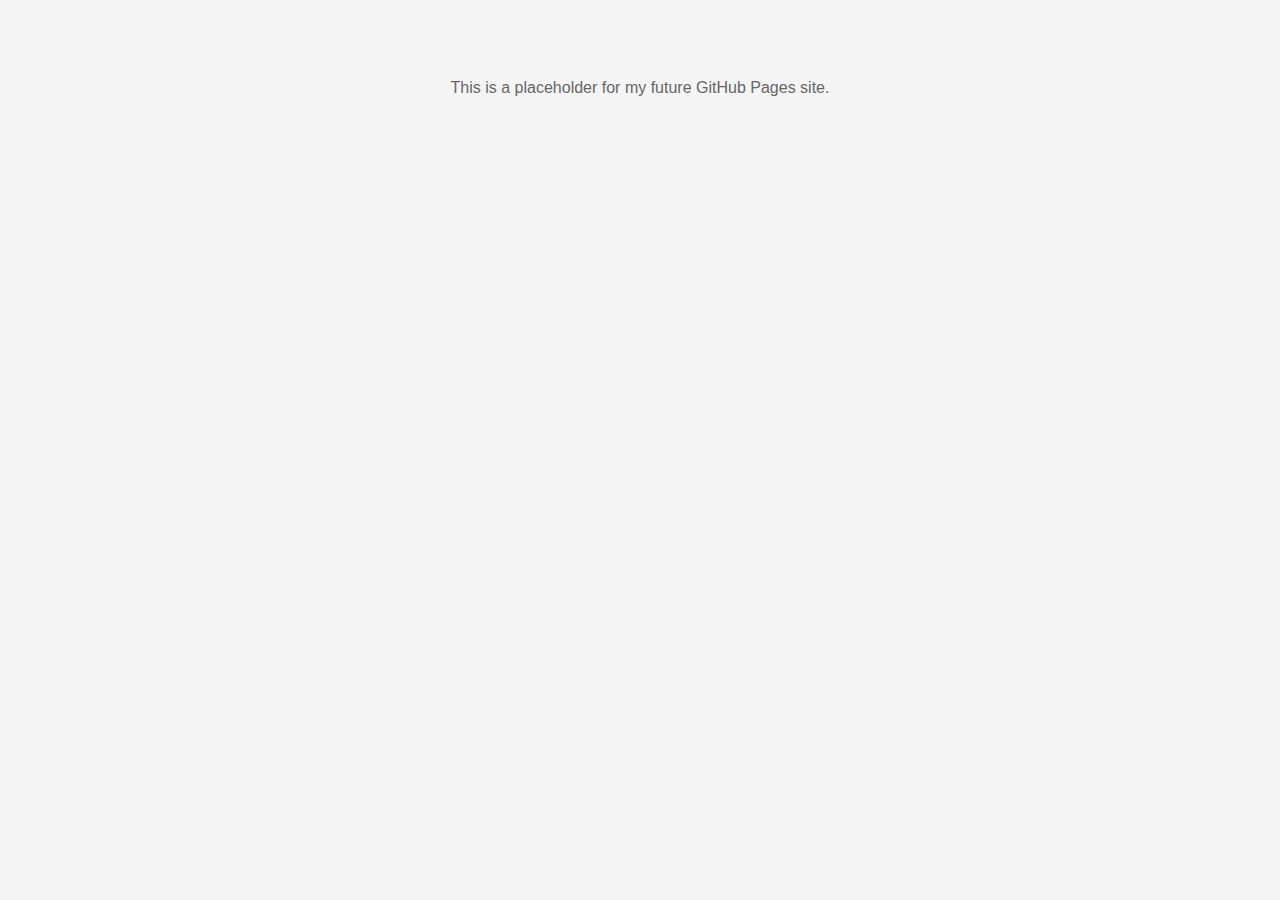
<file: index.html>
<!DOCTYPE html>
<html lang="en">
<head>
  <meta charset="UTF-8" />
  <meta name="viewport" content="width=device-width, initial-scale=1.0" />
  <title>Welcome to My GitHub Page</title>
  <style>
    body {
      font-family: Arial, sans-serif;
      text-align: center;
      padding: 50px;
      background-color: #f4f4f4;
    }
    h1 {
      color: #333;
    }
    p {
      color: #666;
    }
    footer {
      margin-top: 50px;
      font-size: 0.9em;
      color: #aaa;
    }
  </style>
</head>
<body>
  <h1> </h1>
  <p>This is a placeholder for my future GitHub Pages site.</p>
  <footer>
    
  </footer>
</body>
</html>
</file>
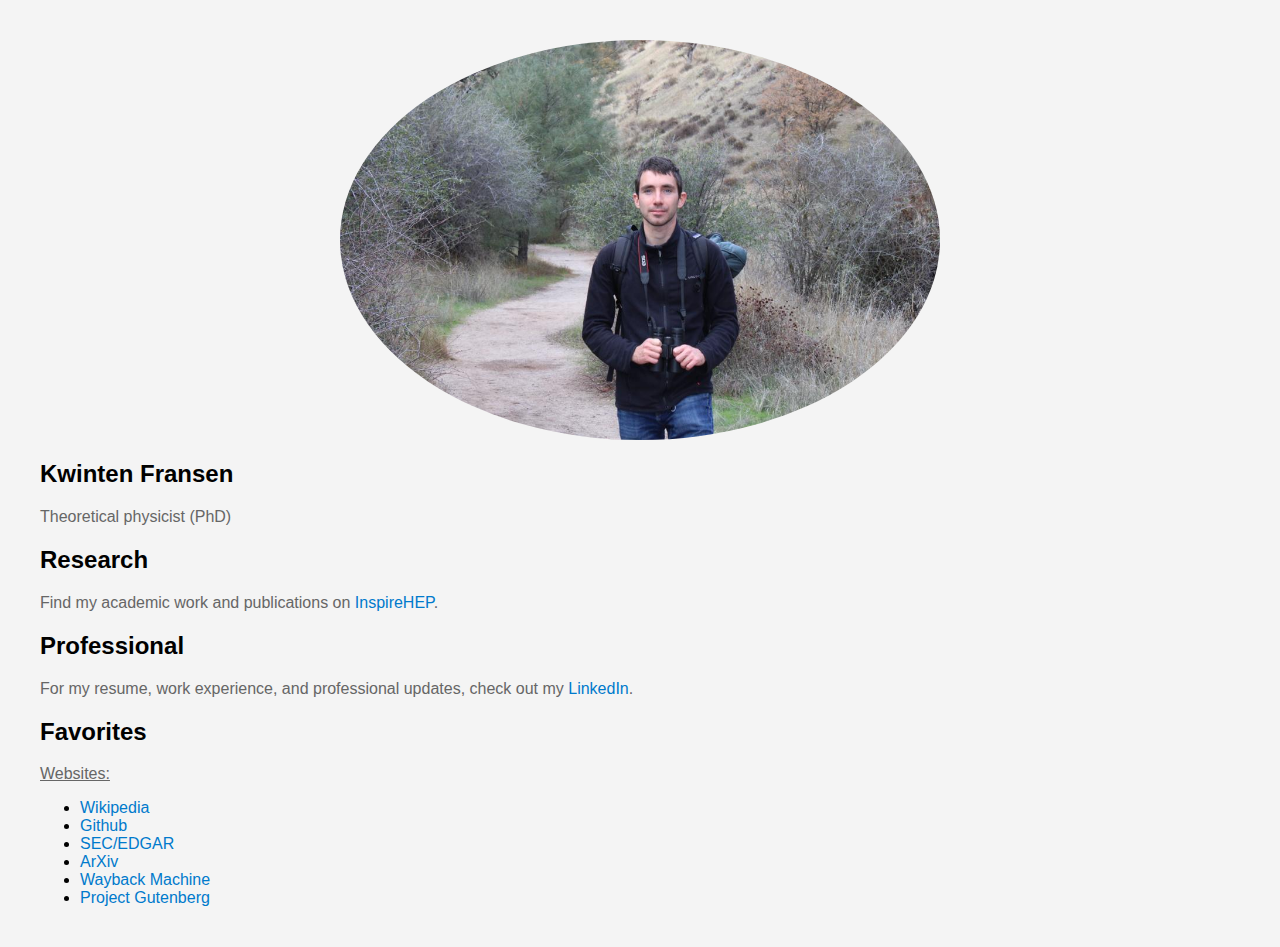
<file: about.html>
<!DOCTYPE html>
<html lang="en">
<head>
  <meta charset="UTF-8" />
  <meta name="viewport" content="width=device-width, initial-scale=1.0"/>
  <title>About</title>
  <link rel="stylesheet" href="styles/style.css">
</head>
<body>
  <header>
  <div class="profile">
    <img src="assets/profile.jpg" alt=" "/>
  </div>
    <h2>Kwinten Fransen </h2>
    <p>Theoretical physicist (PhD)</p>
  </header>

  <section>
    <h2>Research</h2>
    <p>Find my academic work and publications on <a href="https://inspirehep.net/authors/1789375?ui-citation-summary=true" target="_blank">InspireHEP</a>.</p>
  </section>

  <section>
    <h2>Professional</h2>
    <p>For my resume, work experience, and professional updates, check out my <a href="https://www.linkedin.com/in/kwinten-fransen-83805a325" target="_blank">LinkedIn</a>.</p>
  </section>

  <section>
    <h2>Favorites</h2>
    <p><u> Websites:</u></p>
    
    <ul>
      <li><a href="https://www.wikipedia.org/" target="_blank">Wikipedia</a></li>
      <li><a href="https://www.github.com/" target="_blank">Github</a></li>
       <li><a href="https://www.sec.gov/edgar/search/" target="_blank">SEC/EDGAR</a></li>
      <li><a href="https://arxiv.org/" target="_blank">ArXiv</a></li>
      <li><a href="http://web.archive.org/" target="_blank">Wayback Machine</a></li>
      <li><a href="https://www.gutenberg.org/" target="_blank">Project Gutenberg</a></li>
    </ul>
  </section>

</body>
</html>
</file>
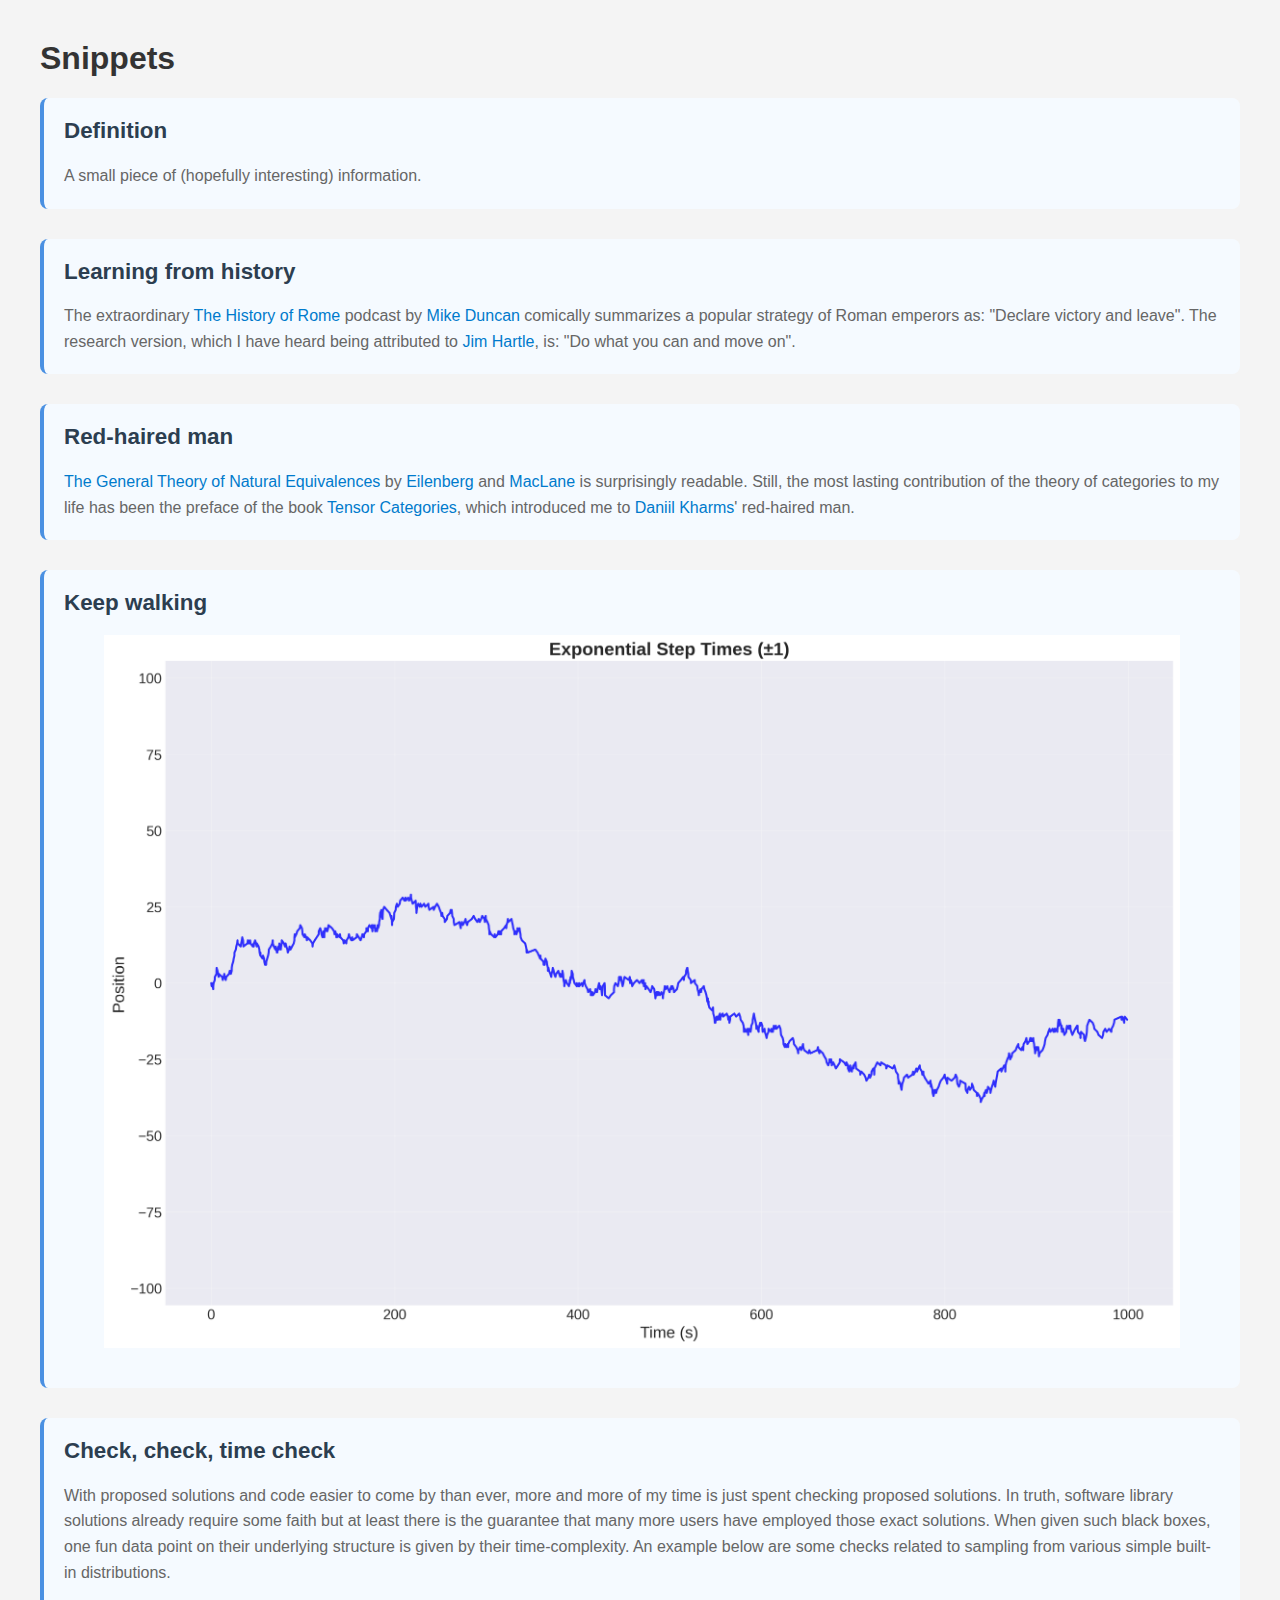
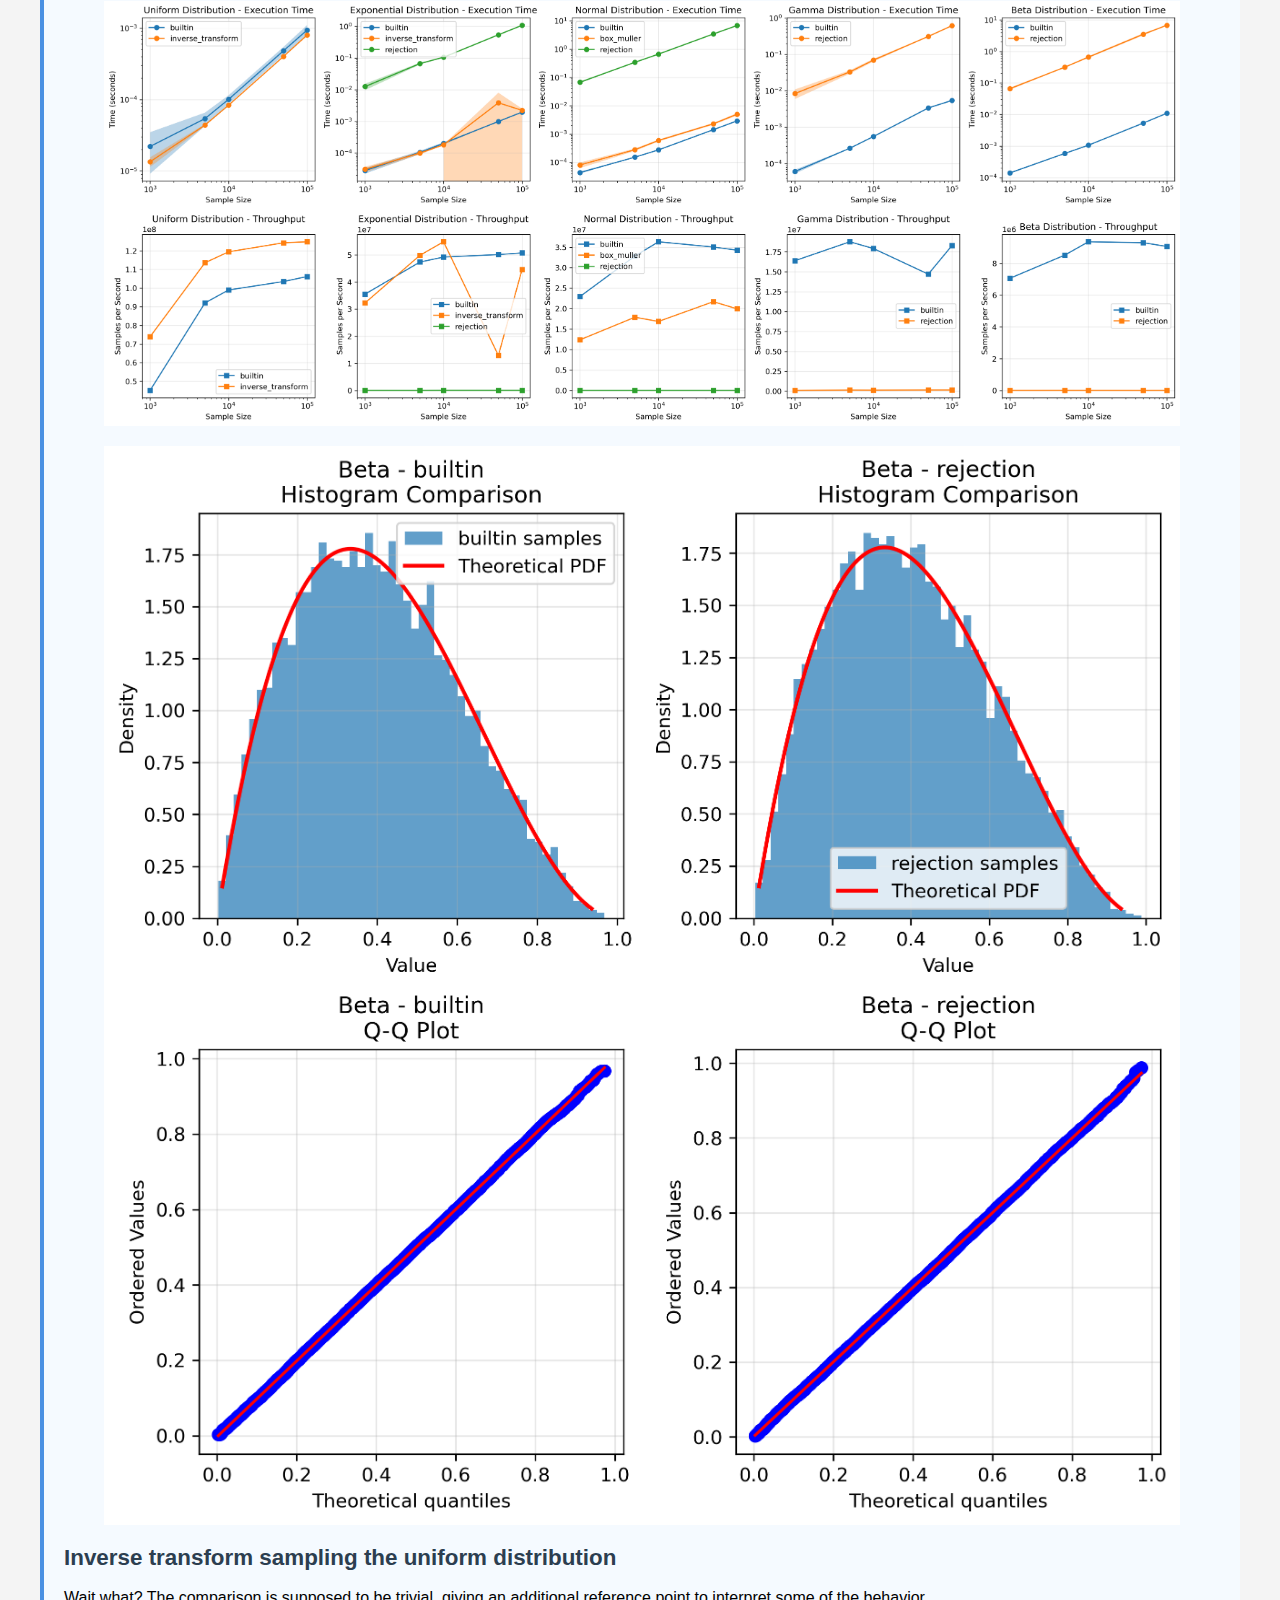
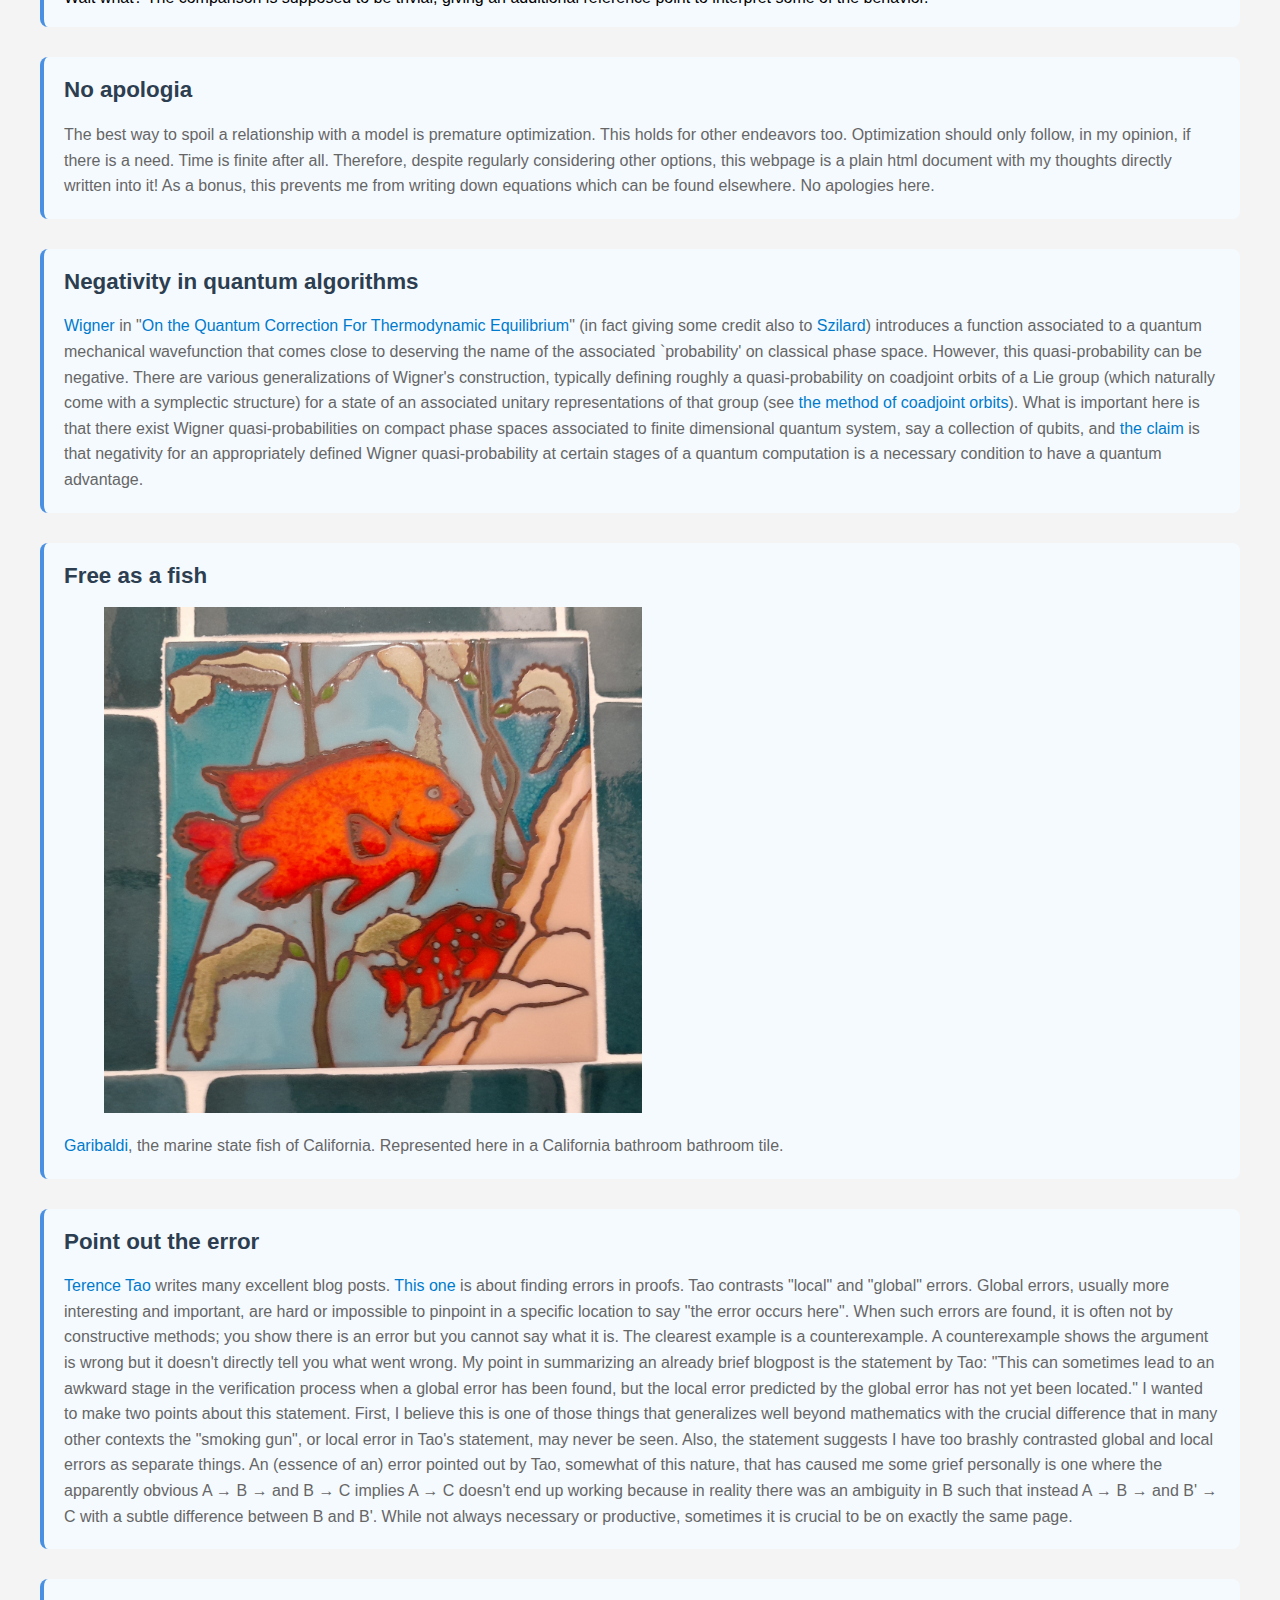
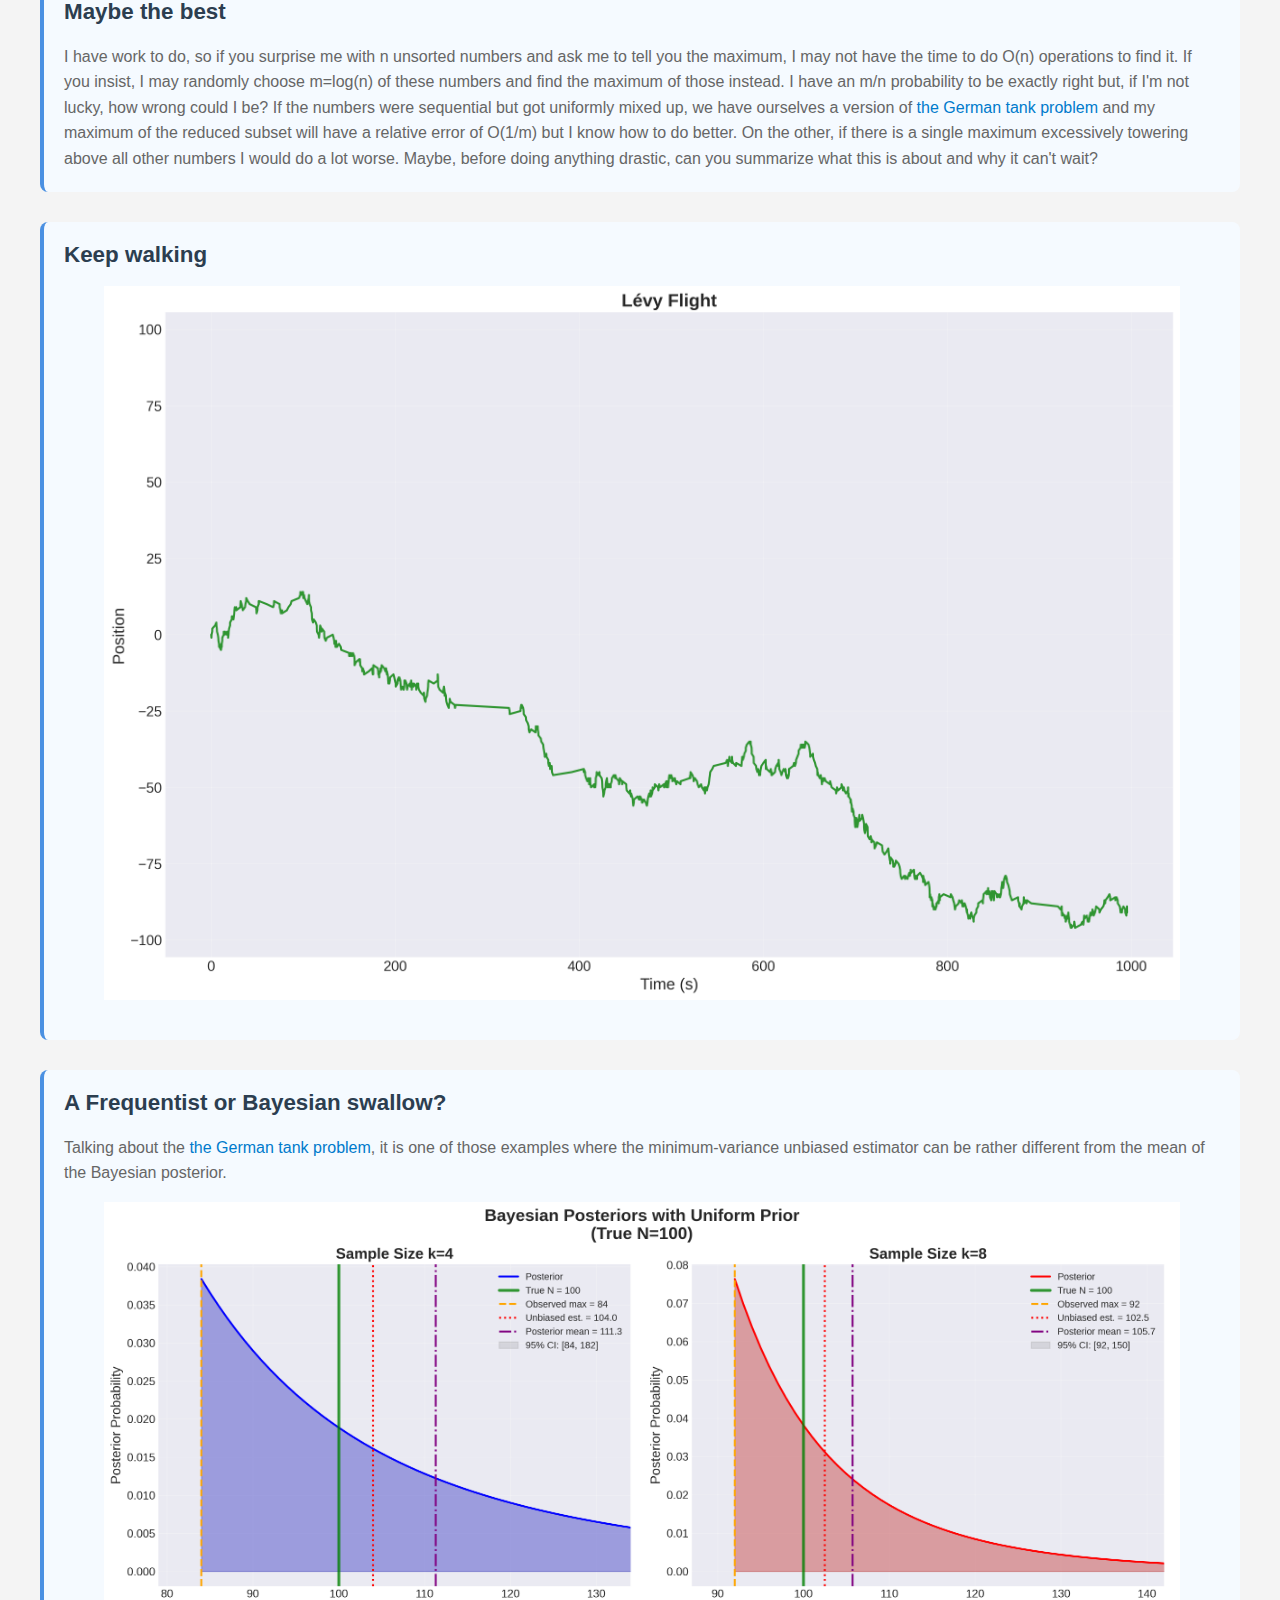
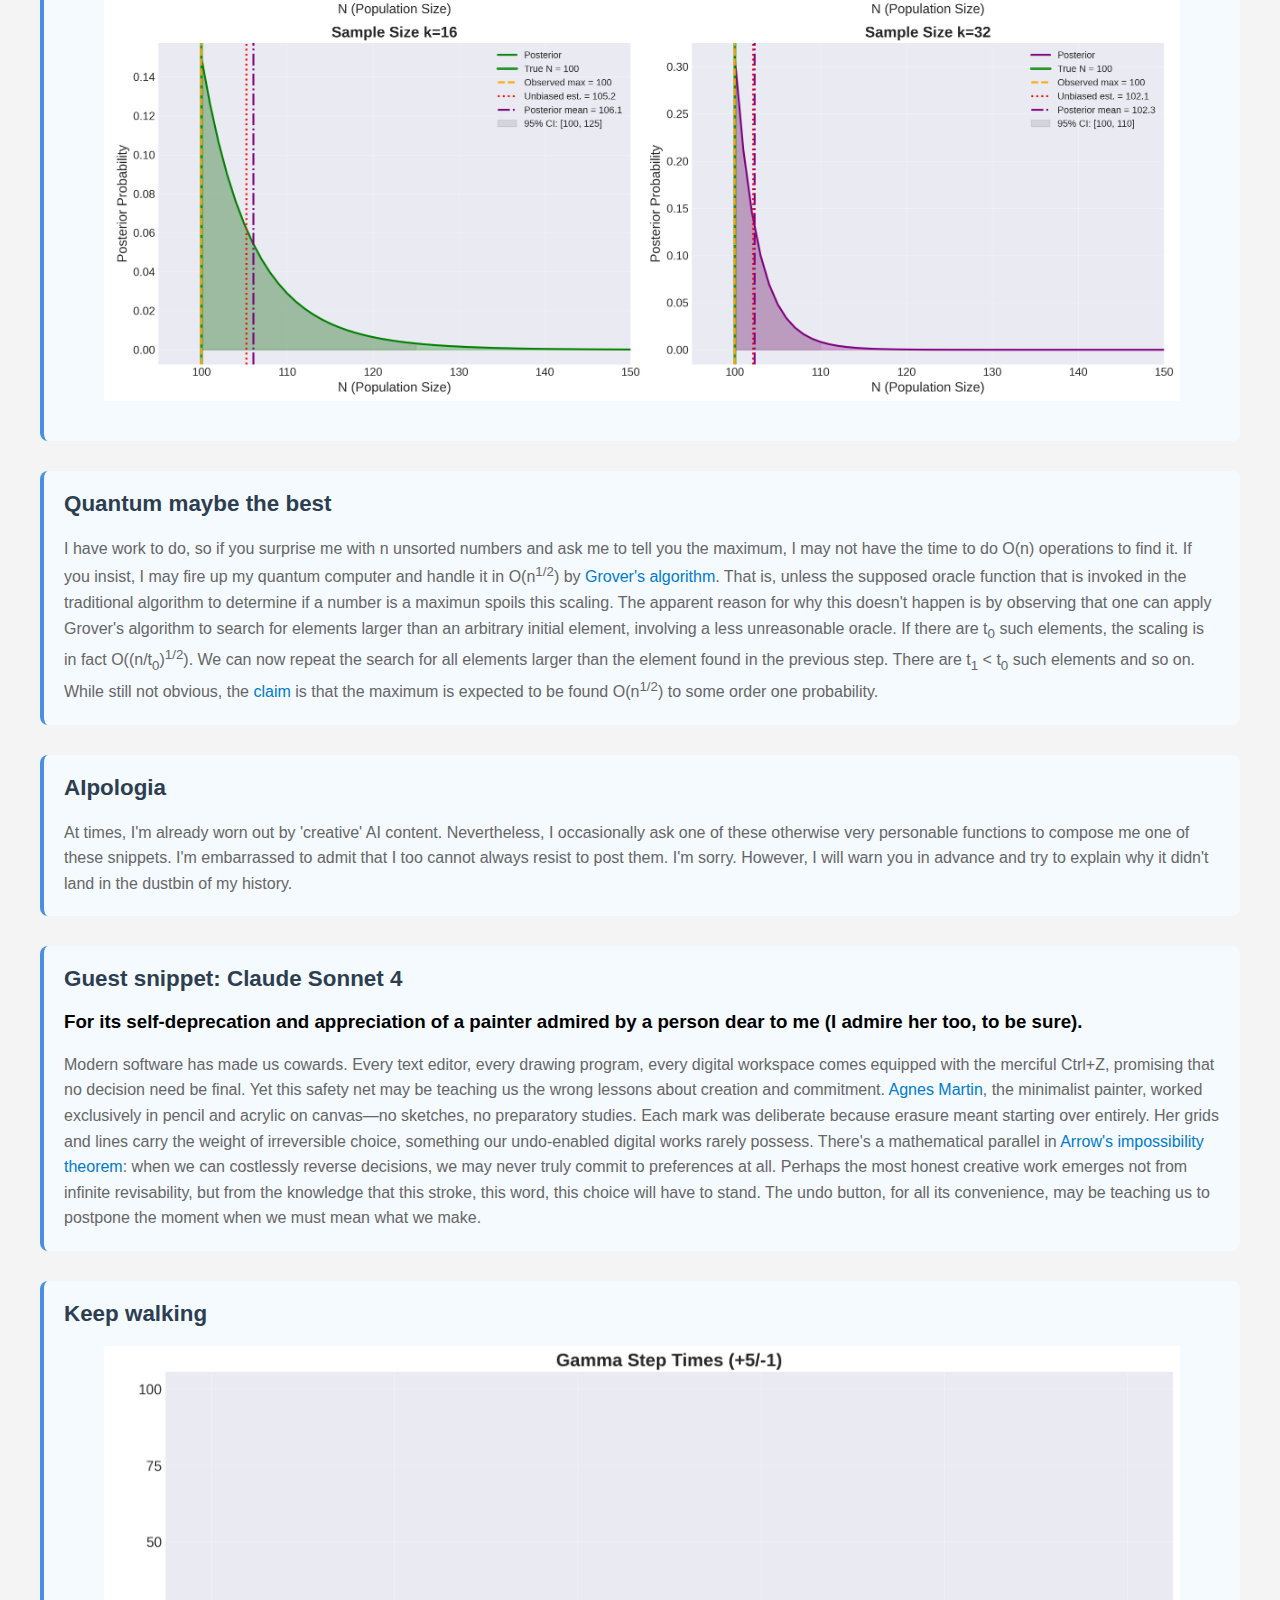
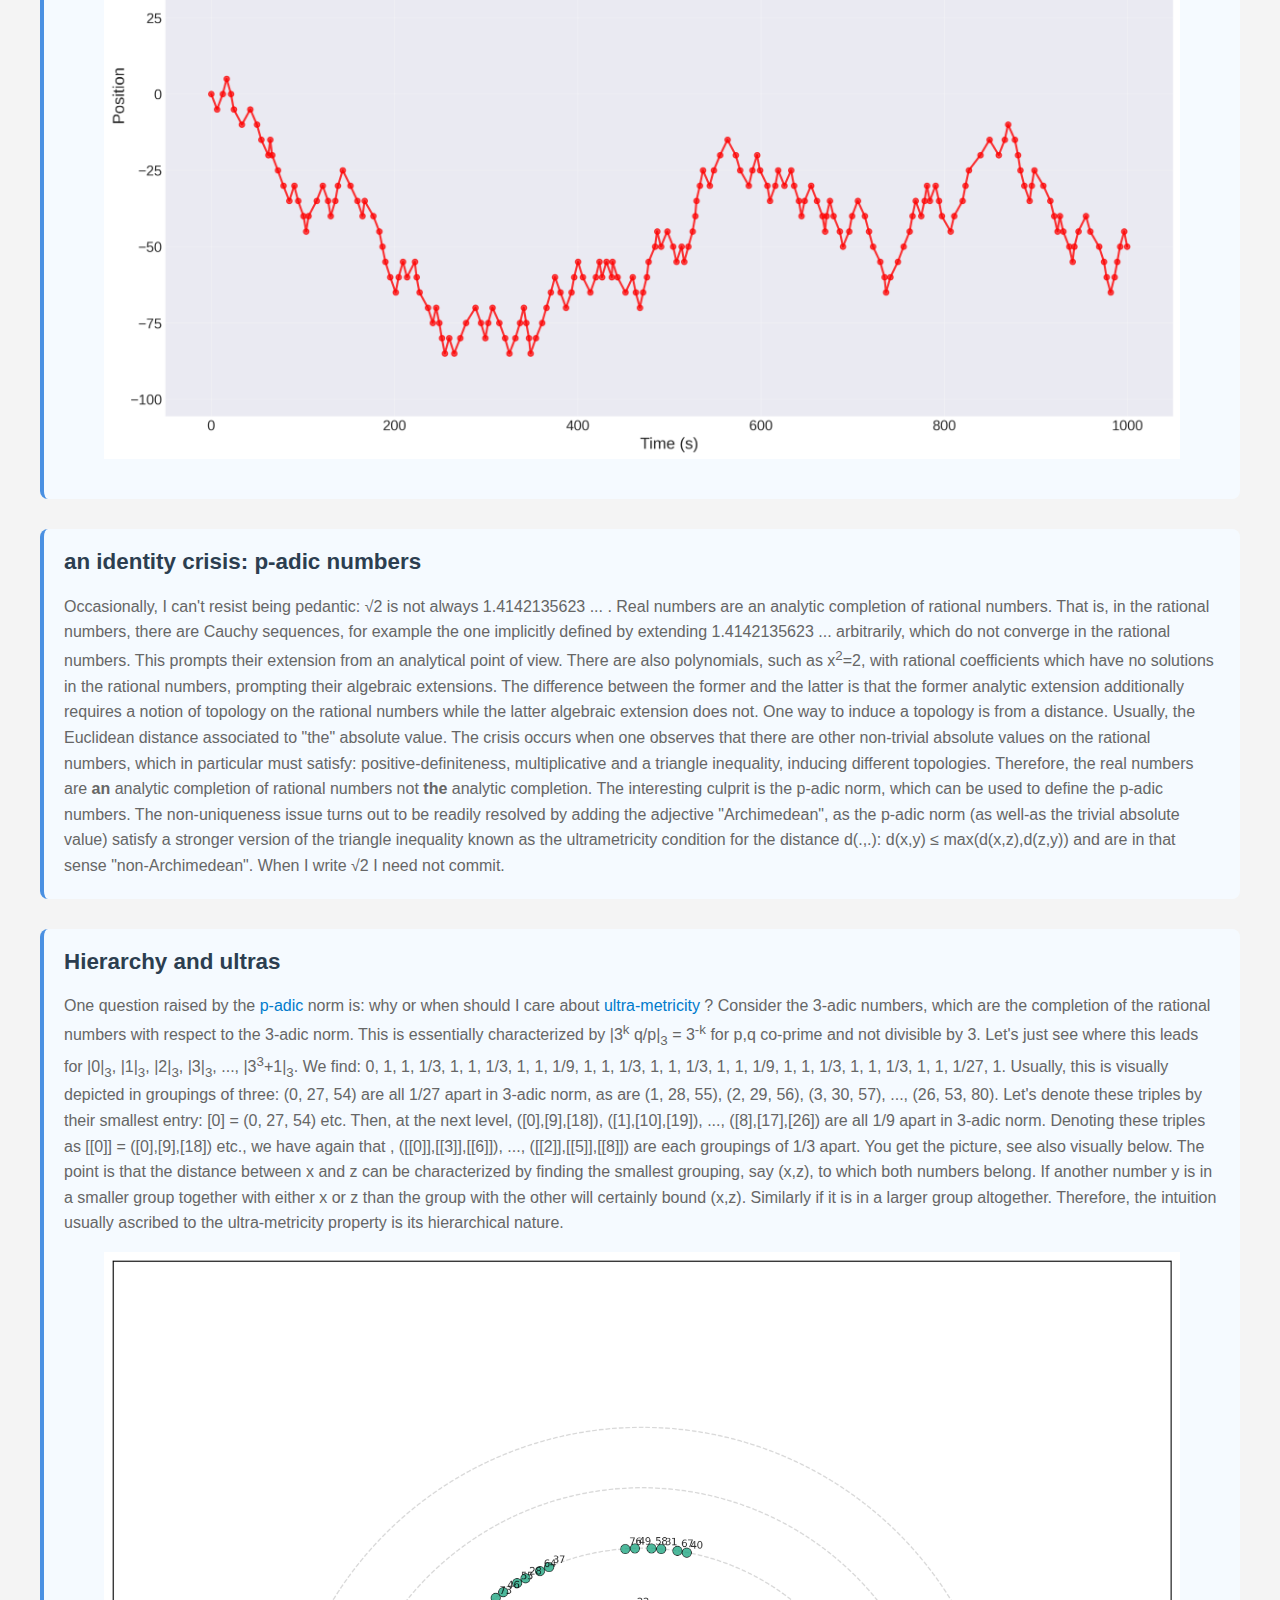
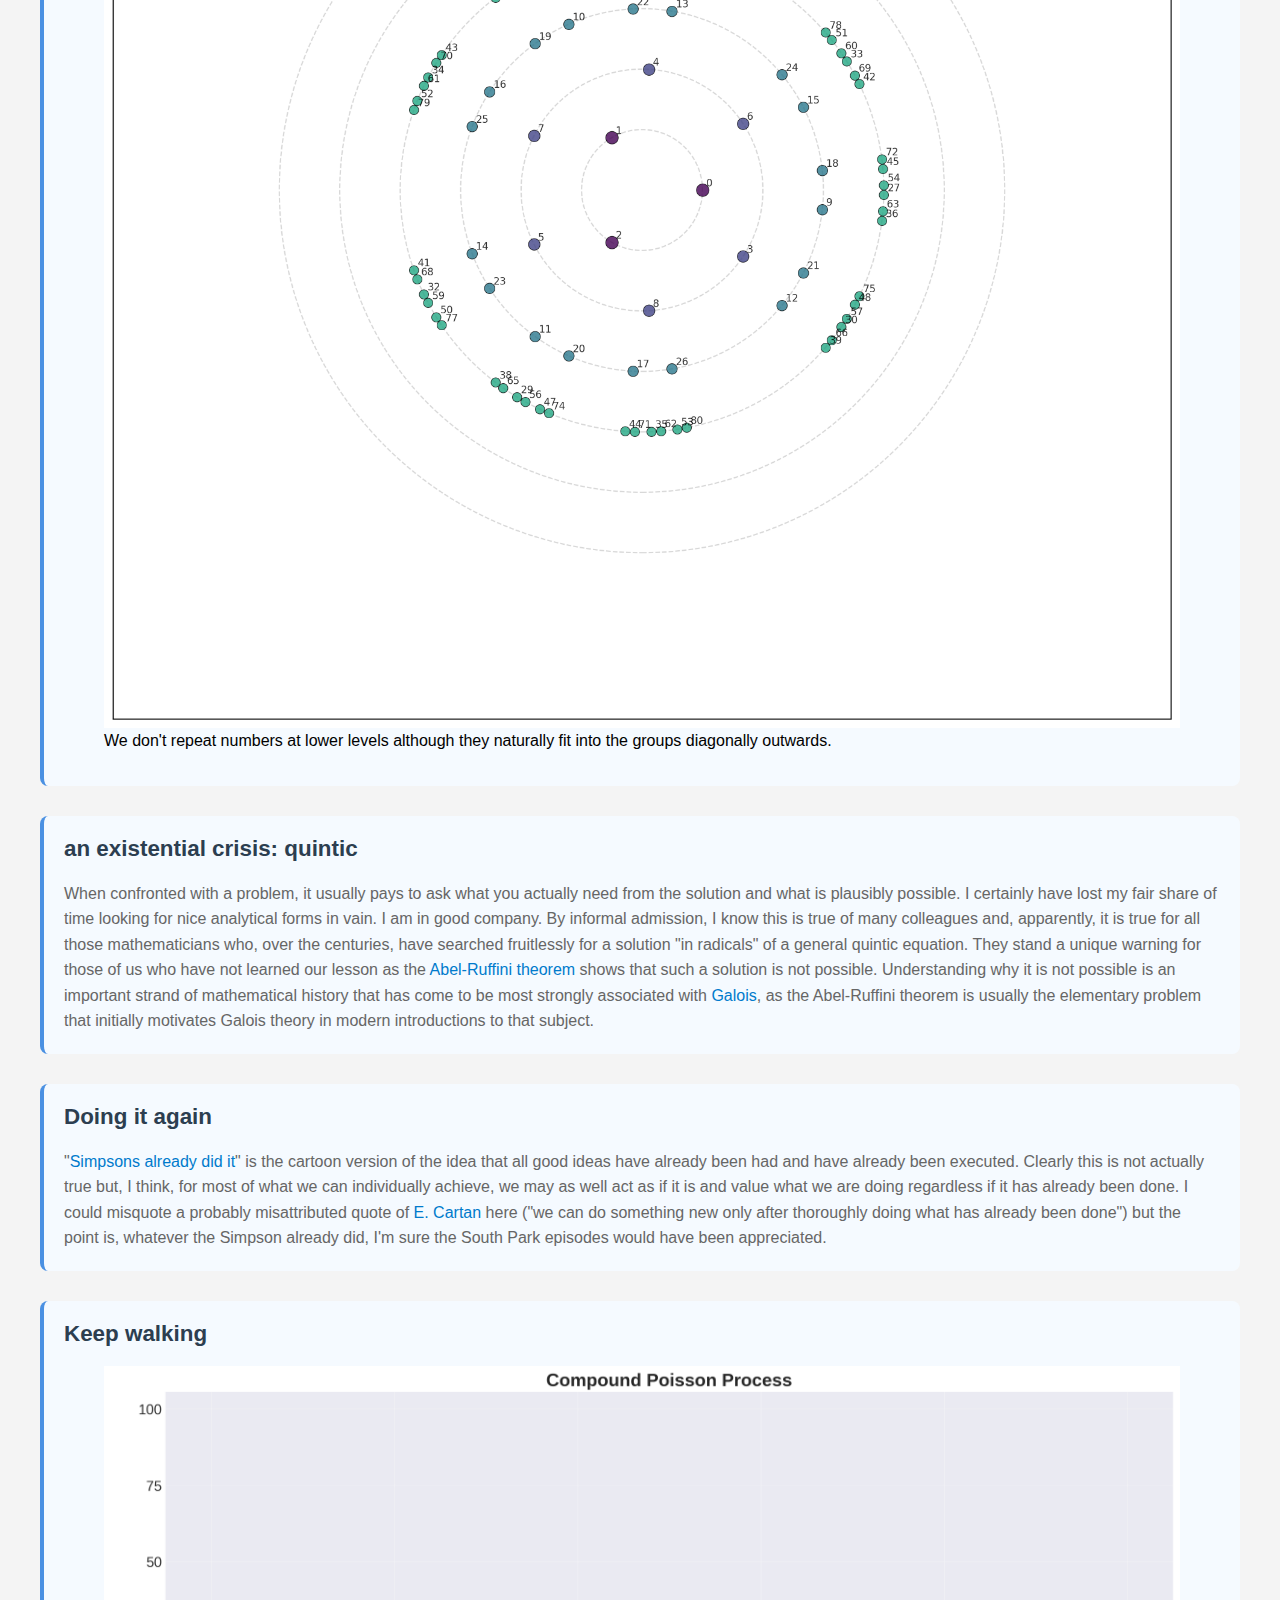
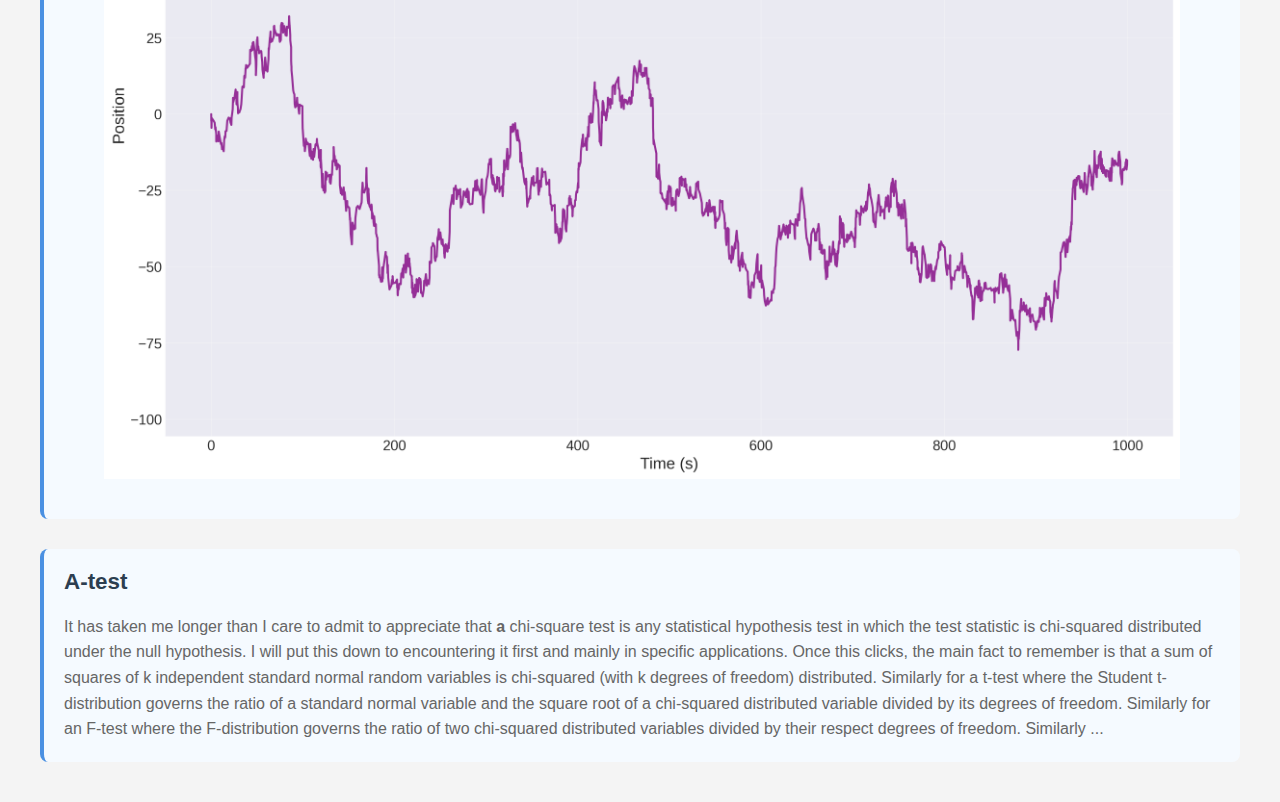
<file: snippets.html>
<!DOCTYPE html>
<html lang="en">
<head>
  <meta charset="UTF-8">
  <title>Snippets</title>
  <link rel="stylesheet" href="styles/style.css">
</head>

<h1>Snippets</h1>

  <div class="snippet">
    <h2>Definition</h2>
    <p>A small piece of (hopefully interesting) information.</p>
  </div>
  
  <div class="snippet">
    <h2>Learning from history</h2>
    <p>The extraordinary <a href="https://thehistoryofrome.typepad.com/the_history_of_rome/" target="_blank">The History of Rome</a> podcast by <a href="https://en.wikipedia.org/wiki/Mike_Duncan_(podcaster)" target="_blank">Mike Duncan</a> comically summarizes a popular strategy of Roman emperors as: "Declare victory and leave". The research version, which I have heard being attributed to <a href="https://en.wikipedia.org/wiki/James_Hartle" target="_blank">Jim Hartle</a>, is: "Do what you can and move on".</p> 
  </div>
 
    <div class="snippet">
    <h2>Red-haired man</h2>
    <p> <a href="https://www.ams.org/journals/tran/1945-058-00/S0002-9947-1945-0013131-6/S0002-9947-1945-0013131-6.pdf" target="_blank">The General Theory of Natural Equivalences</a> by <a href="https://en.wikipedia.org/wiki/Samuel_Eilenberg" target="_blank">Eilenberg</a> and <a href="https://en.wikipedia.org/wiki/Saunders_Mac_Lane" target="_blank">MacLane</a>  is surprisingly readable. Still, the most lasting contribution of the theory of categories to my life has been the preface of the book <a href="https://www.ams.org/books/surv/205/surv205-endmatter.pdf" target="_blank">Tensor Categories</a>, which introduced me to <a href="https://en.wikipedia.org/wiki/Daniil_Kharms" target="_blank">Daniil Kharms</a>' red-haired man.</p> 
  </div>
  
    <div class="snippet">
    <h2>Keep walking</h2>
    <p>
<figure>
        <img src="assets/exponential_walk.png" alt=" " style="max-width: 100%; height: auto;"/>
        <figcaption> </figcaption>
   </figure>
   </p>
  </div>
  
  <div class="snippet">
    <h2>Check, check, time check</h2>  
<p>   With proposed solutions and code easier to come by than ever, more and more of my time is just spent checking proposed solutions. In truth, software library solutions already require some faith but at least there is the guarantee that many more users have employed those exact solutions. When given such black boxes, one fun data point on their underlying structure is given by their time-complexity. An example below are some checks related to sampling from various simple built-in distributions. </p> 
<figure>
        <img src="assets/distribution_sampling_benchmark.png" alt=" " style="max-width: 100%; height: auto;"/>
        <figcaption> </figcaption>
   </figure>
<figure>
        <img src="assets/beta_validation_plots.png" alt=" " style="max-width: 100%; height: auto;"/>
        <figcaption> </figcaption>
   </figure>
       <h2>Inverse transform sampling the uniform distribution</h2>  
       Wait what? The comparison is supposed to be trivial, giving an additional reference point to interpret some of the behavior.
  </div>
  
  
  <div class="snippet">
    <h2>No apologia</h2>
    <p> The best way to spoil a relationship with a model is premature optimization. This holds for other endeavors too. Optimization should only follow, in my opinion, if there is a need. Time is finite after all. Therefore, despite regularly considering other options, this webpage is a plain html document with my thoughts directly written into it! As a bonus, this prevents me from writing down equations which can be found elsewhere. No apologies here. </p> 
  </div>
  
    <div class="snippet">
    <h2>Negativity in quantum algorithms</h2>
    <p> <a href="https://en.wikipedia.org/wiki/Eugene_Wigner" target="_blank">Wigner</a> in "<a href="https://journals.aps.org/pr/abstract/10.1103/PhysRev.40.749" target="_blank">On the Quantum Correction For Thermodynamic Equilibrium</a>" (in fact giving some credit also to <a href="https://en.wikipedia.org/wiki/Leo_Szilard" target="_blank">Szilard</a>) introduces a function associated to a quantum mechanical wavefunction that comes close to deserving the name of the associated `probability' on classical phase space. However, this quasi-probability can be negative. There are various generalizations of Wigner's construction, typically defining roughly a quasi-probability on coadjoint orbits of a Lie group (which naturally come with a symplectic structure) for a state of an associated unitary representations of that group (see <a href="https://en.wikipedia.org/wiki/Orbit_method" target="_blank">the method of coadjoint orbits</a>). What is important here is that there exist Wigner quasi-probabilities on compact phase spaces associated to finite dimensional quantum system, say a collection of qubits, and <a href="https://arxiv.org/pdf/1208.3660" target="_blank">the claim </a> is that negativity for an appropriately defined Wigner quasi-probability at certain stages of a quantum computation is a necessary condition to have a quantum advantage. </p>
  </div>
  
   <div class="snippet">
    <h2>Free as a fish</h2>
  
<figure>
        <img src="assets/garibaldi.jpg" alt=" "/>
        <figcaption> </figcaption>
   </figure>
  <p>  <a href="https://en.wikipedia.org/wiki/Garibaldi_(fish)" target="_blank">Garibaldi</a>,    the marine state fish of California. Represented here in a California bathroom bathroom tile.
   </p>
     </div>
     
   <div class="snippet">
    <h2>Point out the error</h2>
    <p>
    <a href="https://en.wikipedia.org/wiki/Terence_Tao" target="_blank"> Terence Tao </a> writes many excellent blog posts. <a href="https://terrytao.wordpress.com/advice-on-writing-papers/on-local-and-global-errors-in-mathematical-papers-and-how-to-detect-them/" target="_blank"> This one </a> is about finding errors in proofs. Tao contrasts "local" and "global" errors. Global errors, usually more interesting and important, are hard or impossible to pinpoint in a specific location to say "the error occurs here". When such errors are found, it is often not by constructive methods; you show there is an error but you cannot say what it is. The clearest example is a counterexample. A counterexample shows the argument is wrong but it doesn't directly tell you what went wrong. My point in summarizing an already brief blogpost is the statement by Tao: "This can sometimes lead to an awkward stage in the verification process when a global error has been found, but the local error predicted by the global error has not yet been located." I wanted to make two points about this statement. First, I believe this is one of those things that generalizes well beyond mathematics with the crucial difference that in many other contexts the "smoking gun", or local error in Tao's statement, may never be seen. Also, the statement suggests I have too brashly contrasted global and local errors as separate things. An (essence of an) error pointed out by Tao, somewhat of this nature, that has caused me some grief personally is one where the apparently obvious A &rarr; B &rarr; and B &rarr; C implies A  &rarr; C  doesn't end up working because in reality there was an ambiguity in B such that instead A &rarr; B &rarr; and B' &rarr; C with a subtle difference between B and B'. While not always necessary or productive, sometimes it is crucial to be on exactly the same page.
     </p>
     </div>
  
    <div class="snippet">
    <h2>Maybe the best</h2>
   <p> I have work to do, so if you surprise me with n unsorted numbers and ask me to tell you the maximum, I may not have the time to do O(n) operations to find it. If you insist, I may randomly choose m=log(n) of these numbers and find the maximum of those instead. I have an m/n probability to be exactly right but, if I'm not lucky, how wrong could I be? If the numbers were sequential but got uniformly mixed up, we have ourselves a version of <a href="https://en.wikipedia.org/wiki/German_tank_problem" target="_blank">the German tank problem</a> and my maximum of the reduced subset will have a relative error of O(1/m) but I know how to do better. On the other, if there is a single maximum excessively towering above all other numbers I would do a lot worse. Maybe, before doing anything drastic, can you summarize what this is about and why it can't wait? </p>
 </div>
 
  
    <div class="snippet">
    <h2>Keep walking</h2>
    <p>
<figure>
        <img src="assets/levy_flight.png" alt=" " style="max-width: 100%; height: auto;"/>
        <figcaption> </figcaption>
   </figure>
   </p>
  </div>
 
   <div class="snippet">
    <h2>A Frequentist or Bayesian swallow?</h2>
    <p>
    Talking about the <a href="https://en.wikipedia.org/wiki/German_tank_problem" target="_blank">the German tank problem</a>, it is one of those examples where the minimum-variance unbiased estimator can be rather different from the mean of the Bayesian posterior.
<figure>
        <img src="assets/bayesian_posteriors.png" alt=" " style="max-width: 100%; height: auto;"/>
        <figcaption> </figcaption>
   </figure>
     </p>
     </div>
     
  

    <div class="snippet">
    <h2>Quantum maybe the best</h2>
        <p> I have work to do, so if you surprise me with n unsorted numbers and ask me to tell you the maximum, I may not have the time to do O(n) operations to find it. If you insist, I may fire up my quantum computer and handle it in O(n<sup>1/2</sup>) by <a href="https://en.wikipedia.org/wiki/Grover%27s_algorithm" target="_blank">Grover's algorithm</a>. That is, unless the supposed oracle function that is invoked in the traditional algorithm to determine if a number is a maximun spoils this scaling. The apparent reason for why this doesn't happen is by observing that one can apply Grover's algorithm to search for elements larger than an arbitrary initial element, involving a less unreasonable oracle. If there are t<sub>0</sub> such elements, the scaling is in fact O((n/t<sub>0</sub>)<sup>1/2</sup>). We can now repeat the search for all elements larger than the element found in the previous step. There are t<sub>1</sub> < t<sub>0</sub> such elements and so on. While still not obvious, the <a href="https://arxiv.org/pdf/quant-ph/9607014">claim</a> is that the maximum is expected to be found O(n<sup>1/2</sup>) to some order one probability.
     </p>
     </div>


   <div class="snippet">
    <h2>AIpologia</h2>
    <p>
    At times, I'm already worn out by 'creative' AI content. Nevertheless, I occasionally ask one of these otherwise very personable functions to compose me one of these snippets. I'm embarrassed to admit that I too cannot always resist to post them. I'm sorry. However, I will warn you in advance and try to explain why it didn't land in the dustbin of my history. 
     </p>
     </div>
     
    <div class="snippet">
    <h2>Guest snippet: Claude Sonnet 4 </h2>
    <h3>For its self-deprecation and appreciation of a painter admired by a person dear to me (I admire her too, to be sure).</h3>
<p>Modern software has made us cowards. Every text editor, every drawing program, every digital workspace comes equipped with the merciful Ctrl+Z, promising that no decision need be final. Yet this safety net may be teaching us the wrong lessons about creation and commitment. <a href="https://en.wikipedia.org/wiki/Agnes_Martin" target="_blank">Agnes Martin</a>, the minimalist painter, worked exclusively in pencil and acrylic on canvas—no sketches, no preparatory studies. Each mark was deliberate because erasure meant starting over entirely. Her grids and lines carry the weight of irreversible choice, something our undo-enabled digital works rarely possess. There's a mathematical parallel in <a href="https://en.wikipedia.org/wiki/Arrow%27s_impossibility_theorem" target="_blank">Arrow's impossibility theorem</a>: when we can costlessly reverse decisions, we may never truly commit to preferences at all. Perhaps the most honest creative work emerges not from infinite revisability, but from the knowledge that this stroke, this word, this choice will have to stand. The undo button, for all its convenience, may be teaching us to postpone the moment when we must mean what we make.</p>
     </div>
     
    <div class="snippet">
    <h2>Keep walking</h2>
    <p>
<figure>
        <img src="assets/gamma_walk.png" alt=" " style="max-width: 100%; height: auto;"/>
        <figcaption> </figcaption>
   </figure>
   </p>
  </div>

  <div class="snippet">
    <h2>an identity crisis: p-adic numbers </h2>
    <p>
    Occasionally, I can't resist being pedantic: &#x221A;2 is not always 1.4142135623 ... . Real numbers are an analytic completion of rational numbers. That is, in the rational numbers, there are Cauchy sequences, for example the one implicitly defined by extending 1.4142135623 ... arbitrarily, which do not converge in the rational numbers. This prompts their extension from an analytical point of view. There are also polynomials, such as x<sup>2</sup>=2, with rational coefficients which have no solutions in the rational numbers, prompting their algebraic extensions. The difference between the former and the latter is that the former analytic extension additionally requires a notion of topology on the rational numbers while the latter algebraic extension does not. One way to induce a topology is from a distance. Usually, the Euclidean distance associated to "the" absolute value. The crisis occurs when one observes that there are other non-trivial absolute values on the rational numbers, which in particular must satisfy: positive-definiteness, multiplicative and a triangle inequality, inducing different topologies. Therefore, the real numbers are <strong>an</strong> analytic completion of rational numbers not <strong>the</strong>  analytic completion. The interesting culprit is the p-adic norm, which can be used to define the p-adic numbers. The non-uniqueness issue turns out to be readily resolved by adding the adjective "Archimedean", as the p-adic norm (as well-as the trivial absolute value) satisfy a stronger version of the triangle inequality known as the ultrametricity condition for the distance d(.,.): d(x,y) &leq; max(d(x,z),d(z,y)) and are in that sense "non-Archimedean". When I write &#x221A;2 I need not commit.  
    </p> 
  </div>
  
  <div class="snippet">
    <h2>Hierarchy and ultras</h2>
    <p>
    One question raised by the <a href="https://en.wikipedia.org/wiki/P-adic_number"> p-adic </a> norm is: why or when should I care about <a href="https://en.wikipedia.org/wiki/Ultrametric_space">ultra-metricity </a>? Consider the 3-adic numbers, which are the completion of the rational numbers with respect to the 3-adic norm. This is essentially characterized by |3<sup>k</sup> q/p|<sub>3</sub> = 3<sup>-k</sup>  for p,q co-prime and not divisible by 3. Let's just see where this leads for |0|<sub>3</sub>, |1|<sub>3</sub>, |2|<sub>3</sub>, |3|<sub>3</sub>, ..., |3<sup>3</sup>+1|<sub>3</sub>. We find: 0, 1, 1, 1/3, 1, 1, 1/3, 1, 1, 1/9, 1, 1, 1/3, 1, 1, 1/3, 1, 1, 1/9, 1, 1, 1/3, 1, 1, 1/3, 1, 1, 1/27, 1. Usually, this is visually depicted in groupings of three: (0, 27, 54) are all 1/27 apart in 3-adic norm, as are (1, 28, 55), (2, 29, 56), (3, 30, 57), ..., (26, 53, 80). Let's denote these triples by their smallest entry: [0] = (0, 27, 54) etc. Then, at the next level,  ([0],[9],[18]), ([1],[10],[19]), ..., ([8],[17],[26])  are all 1/9 apart in 3-adic norm. Denoting these triples as [[0]] = ([0],[9],[18]) etc., we have again that ,  ([[0]],[[3]],[[6]]), ..., ([[2]],[[5]],[[8]]) are each groupings of 1/3 apart. You get the picture, see also visually below. The point is that the distance between x and z can be characterized by finding the smallest grouping, say (x,z), to which both numbers belong. If another number y is in a smaller group together with either x or z than the group with the other will certainly bound (x,z). Similarly if it is in a larger group altogether. Therefore, the intuition usually ascribed to the ultra-metricity property is its hierarchical nature.  
    <figure>
        <img src="assets/3adic_hierarchy.png" alt=" " style="max-width: 100%; height: auto;"/>
        <figcaption> We don't repeat numbers at lower levels although they naturally fit into the groups diagonally outwards. </figcaption>
   </figure>  
    </p> 
  </div>
  
  <div class="snippet">
    <h2>an existential crisis: quintic</h2>
    <p>
    When confronted with a problem, it usually pays to ask what you actually need from the solution and what is plausibly possible. I certainly have lost my fair share of time looking for nice analytical forms in vain. I am in good company. By informal admission, I know this is true of many colleagues and, apparently, it is true for all those mathematicians who, over the centuries, have searched fruitlessly for a solution "in radicals" of a general quintic equation. They stand a unique warning for those of us who have not learned our lesson as the <a href="https://en.wikipedia.org/wiki/Abel%E2%80%93Ruffini_theorem" target="_blank">Abel-Ruffini theorem</a> shows that such a solution is not possible. Understanding why it is not possible is an important strand of mathematical history that has come to be most strongly associated with <a href="https://en.wikipedia.org/wiki/%C3%89variste_Galois" target="_blank">Galois</a>, as the Abel-Ruffini theorem is usually the elementary problem that initially motivates Galois theory in modern introductions to that subject.
    </p> 
  </div>
  
  <div class="snippet">
    <h2>Doing it again</h2>
    <p>
    "<a href="https://en.wikipedia.org/wiki/Simpsons_Already_Did_It="_blank">Simpsons already did it</a>" is the cartoon version of the idea that all good ideas have already been had and have already been executed. Clearly this is not actually true but, I think, for most of what we can individually achieve, we may as well act as if it is and value what we are doing regardless if it has already been done. I could misquote a probably misattributed quote of <a href=https://en.wikipedia.org/wiki/%C3%89lie_Cartan target="_blank"> E. Cartan </a> here ("we can do something new only after thoroughly doing what has already been done") but the point is, whatever the Simpson already did, I'm sure the South Park episodes would have been appreciated.  
    </p> 
  </div>

    <div class="snippet">
    <h2>Keep walking</h2>
    <p>
<figure>
        <img src="assets/poisson_walk.png" alt=" " style="max-width: 100%; height: auto;"/>
        <figcaption> </figcaption>
   </figure>
   </p>
  </div>


  <div class="snippet">
    <h2>A-test</h2>
    <p>
    It has taken me longer than I care to admit to appreciate that <strong>a</strong> chi-square test is any statistical hypothesis test in which the test statistic is chi-squared distributed under the null hypothesis. I will put this down to encountering it first and mainly in specific applications. Once this clicks, the main fact to remember is that a sum of squares of k independent standard normal random variables is chi-squared (with k degrees of freedom) distributed. Similarly for a t-test where the Student t-distribution governs the ratio of a standard normal variable and the square root of a chi-squared distributed variable divided by its degrees of freedom. Similarly for an F-test where the F-distribution governs the ratio of two chi-squared distributed variables divided by their respect degrees of freedom. Similarly ...
    </p> 
  </div>

</body>
</html>
</file>
<file: styles/style.css>
body {
  text-align: left;
  font-family: 'Segoe UI', sans-serif;
  margin: 40px;
  background-color: #f4f4f4;
}

h1 {
  color: #333;
}

a {
  color: #007acc;
  text-decoration: none;
}

a:hover {
  text-decoration: underline;
}

p {
      color: #666;
}

footer {
      margin-top: 50px;
      font-size: 0.9em;
      color: #aaa;
    }
    
.haiku {
      display: flex;
      justify-content: center;
      align-items: center;     
      text-align: center;
      font-size: 1.5em;
      max-width: 80%;
    }
    
.profile {
  display: flex;
  justify-content: center;
  align-items: center;   
}

.profile img {
  max-width: 50%;
  height: auto;
  border-radius: 50%;
  object-fit: cover;
  }
  
      .snippet {
      margin-bottom: 30px;
      padding: 20px;
      border-left: 4px solid #4a90e2;
      background-color: #f5faff;
      border-radius: 8px;
    }

    .snippet h2 {
      margin-top: 0;
      font-size: 1.4em;
      color: #2c3e50;
    }

    .snippet p {
      margin: 0.5em 0 0;
      font-size: 1em;
      line-height: 1.6;
    }
    
    .snippet img {
      max-width: 50%;
      height: auto;
    }
</file>
